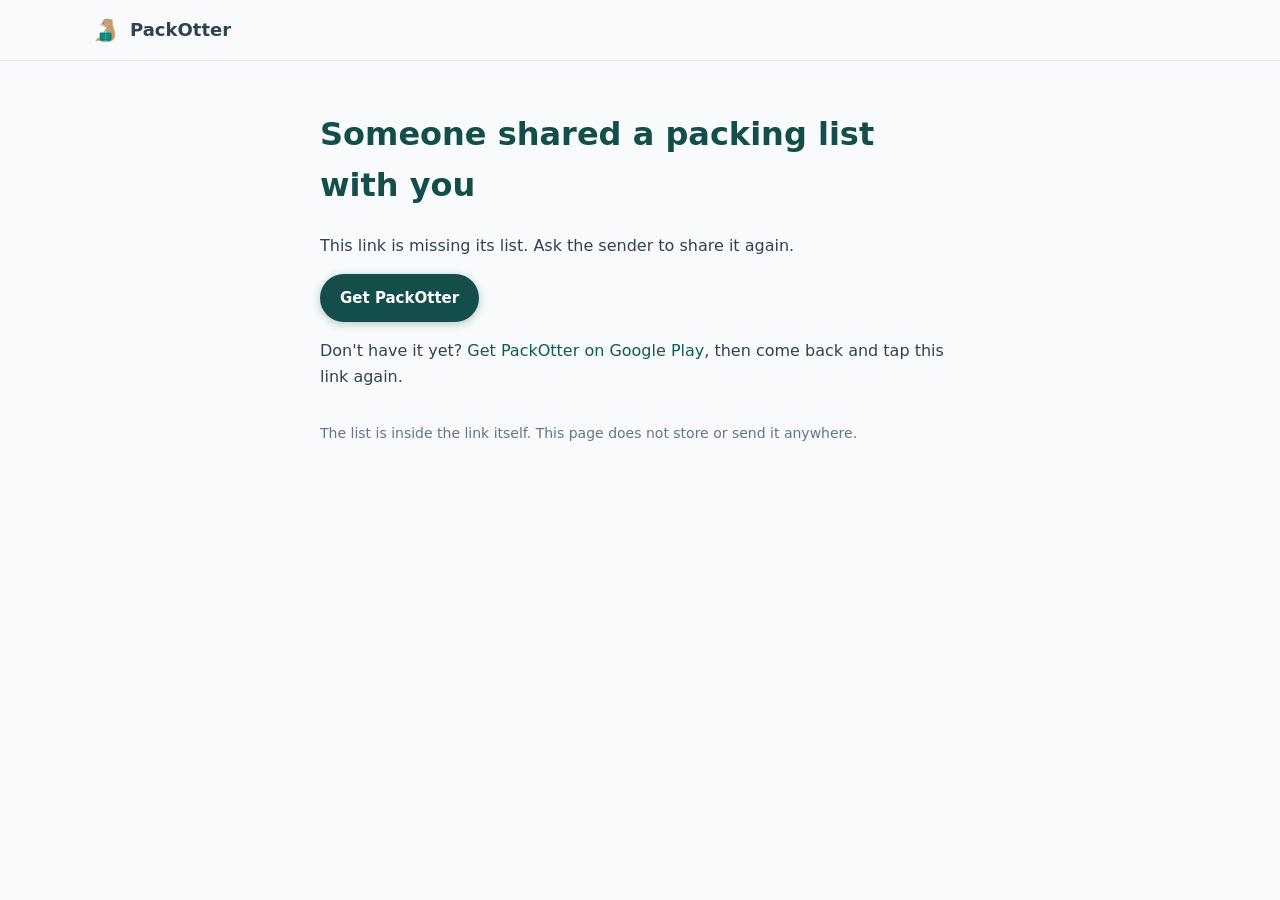
<file: import.html>
<!DOCTYPE html>
<html lang="en">
<head>
  <meta charset="utf-8" />
  <meta name="viewport" content="width=device-width, initial-scale=1" />
  <meta name="robots" content="noindex" />
  <meta name="referrer" content="no-referrer" />
  <title>Open shared list — PackOtter</title>
  <link rel="icon" href="assets/favicon.svg" type="image/svg+xml" />
  <link rel="stylesheet" href="css/style.css" />
</head>
<body>
  <header class="site-header">
    <div class="container">
      <a href="index.html" class="logo" aria-label="PackOtter home">
        <img src="assets/logo.svg" width="32" height="32" alt="" aria-hidden="true" />
        PackOtter
      </a>
    </div>
  </header>
  <main class="page-content">
    <div class="container" style="max-width: 640px;">
      <h1>Someone shared a packing list with you</h1>
      <p class="lead" id="status">Open it in PackOtter on your Android phone.</p>
      <p>
        <a id="open-app" class="btn btn-primary" href="#">Open in PackOtter</a>
      </p>
      <p>
        Don't have it yet?
        <a href="https://play.google.com/store/apps/details?id=com.walkingriver.packotter">Get PackOtter on Google Play</a>,
        then come back and tap this link again.
      </p>
      <p style="margin-top: 2rem; color: var(--slate-muted); font-size: 0.875rem;">
        The list is inside the link itself. This page does not store or send it anywhere.
      </p>
    </div>
  </main>
  <script>
    (function () {
      var PLAY = "https://play.google.com/store/apps/details?id=com.walkingriver.packotter";
      var params = new URLSearchParams(window.location.search);
      var payload = params.get("p");
      var btn = document.getElementById("open-app");
      var status = document.getElementById("status");
      if (!payload) {
        status.textContent = "This link is missing its list. Ask the sender to share it again.";
        btn.href = PLAY;
        btn.textContent = "Get PackOtter";
        return;
      }
      // Use the original host/path: every app version registers it for ACTION_VIEW.
      var intent =
        "intent://walkingriver.com/pack-otter/import?p=" + encodeURIComponent(payload) +
        "#Intent;scheme=https;package=com.walkingriver.packotter;" +
        "S.browser_fallback_url=" + encodeURIComponent(PLAY) + ";end";
      var isAndroid = /Android/i.test(navigator.userAgent);
      if (isAndroid) {
        btn.href = intent;
        window.location.replace(intent);
      } else {
        btn.href = PLAY;
        status.textContent = "PackOtter is an Android app. Open this link on your Android phone to import the list.";
      }
    })();
  </script>
</body>
</html>
</file>
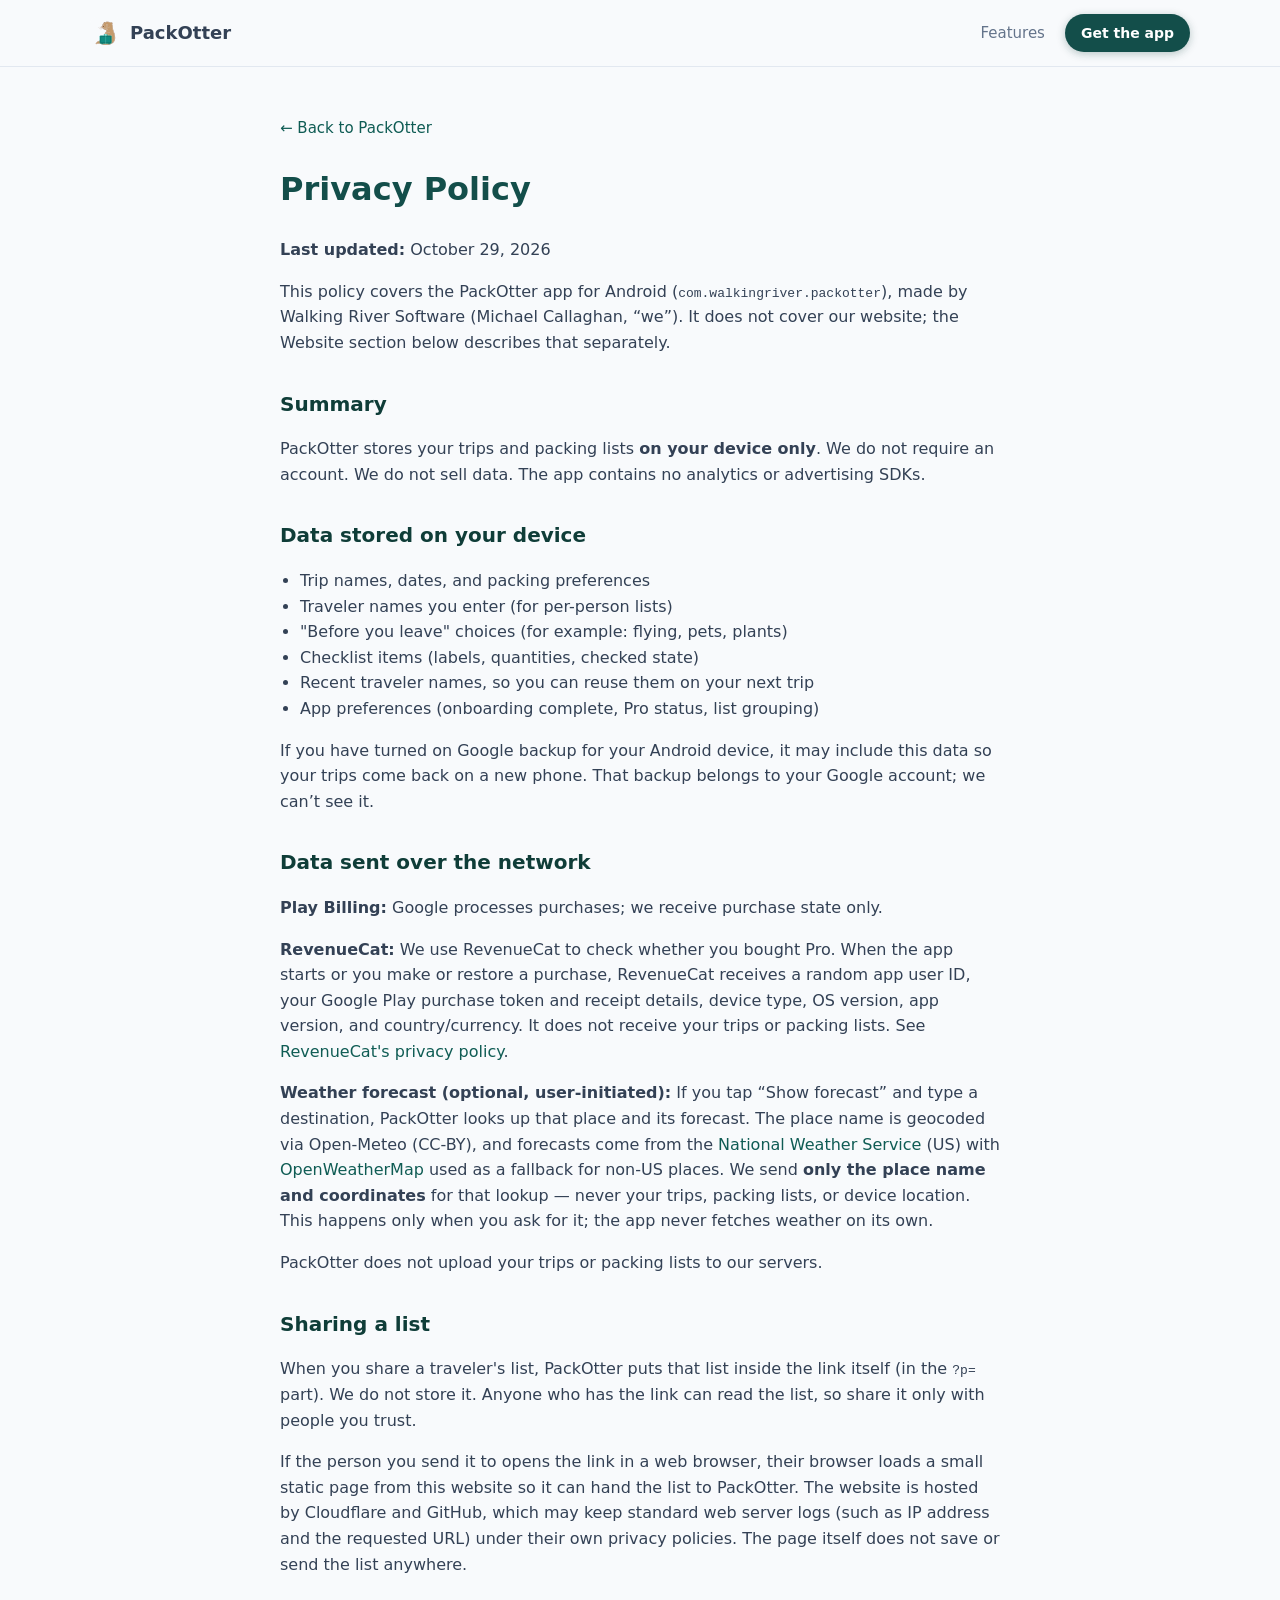
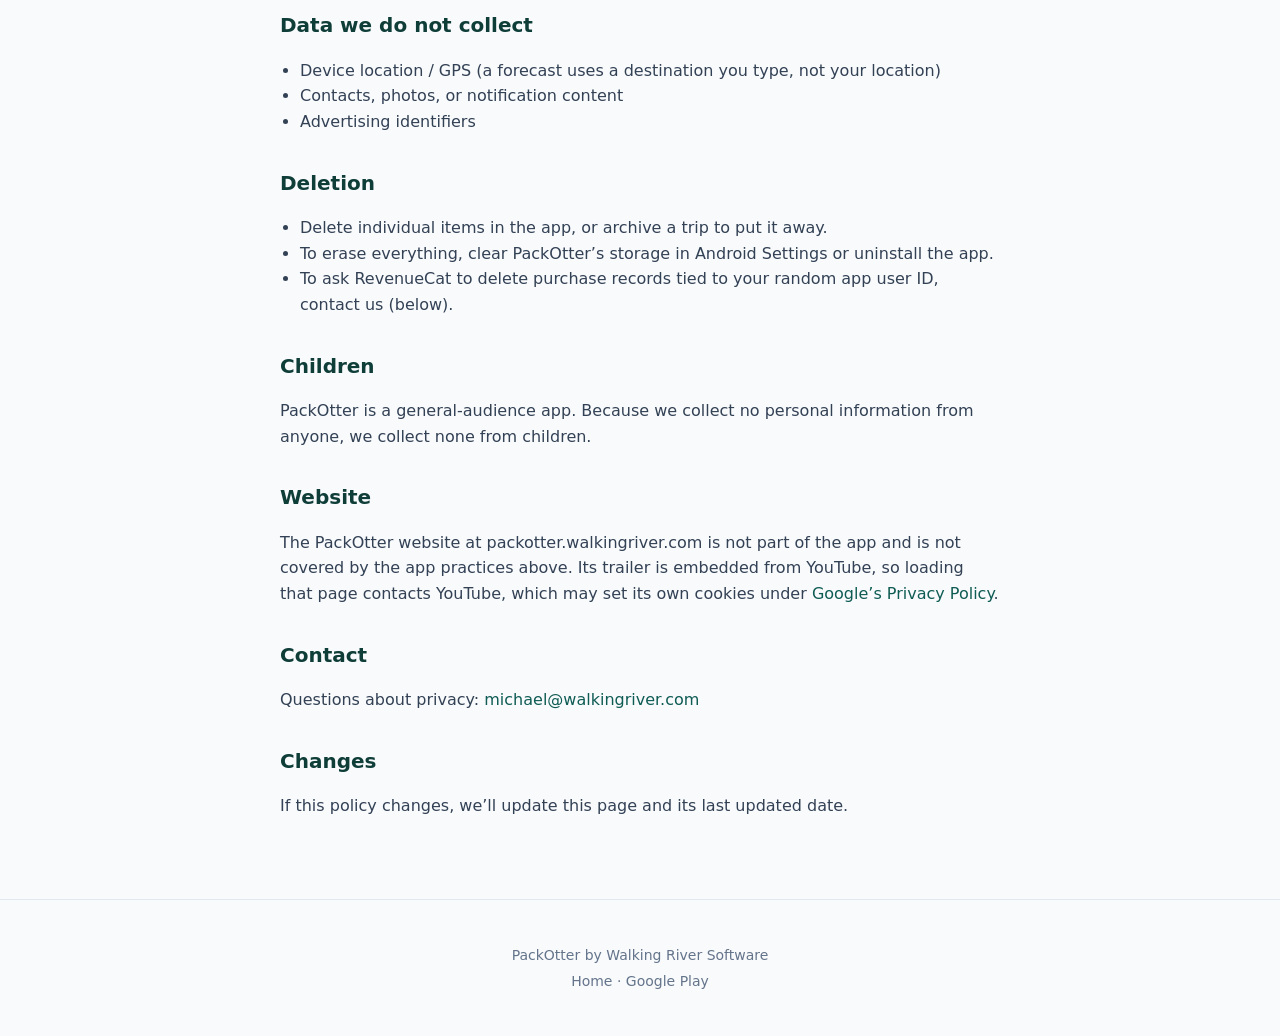
<file: privacy.html>
<!DOCTYPE html>
<html lang="en">
<head>
  <meta charset="utf-8" />
  <meta name="viewport" content="width=device-width, initial-scale=1" />
  <title>Privacy Policy — PackOtter</title>
  <meta name="description" content="PackOtter privacy policy. Your trips stay on your device. No account, no analytics, no ads." />
  <link rel="canonical" href="https://packotter.walkingriver.com/privacy" />
  <link rel="icon" href="assets/favicon.svg" type="image/svg+xml" />
  <link rel="apple-touch-icon" href="assets/apple-touch-icon.png" />
  <link rel="stylesheet" href="css/style.css" />
</head>
<body>
  <header class="site-header">
    <div class="container">
      <a href="index.html" class="logo" aria-label="PackOtter home">
        <img src="assets/logo.svg" width="32" height="32" alt="" aria-hidden="true" />
        PackOtter
      </a>
      <nav aria-label="Main">
        <ul class="nav-links">
          <li><a href="index.html#features">Features</a></li>
          <li><a href="index.html#download" class="btn btn-primary" style="padding: 0.5rem 1rem; font-size: 0.875rem;">Get the app</a></li>
        </ul>
      </nav>
    </div>
  </header>

  <main class="page-content">
    <div class="container" style="max-width: 720px;">
      <a href="index.html" class="back-link">&larr; Back to PackOtter</a>
      <h1>Privacy Policy</h1>
      <p><strong>Last updated:</strong> October 29, 2026</p>
      <p>This policy covers the PackOtter app for Android (<code>com.walkingriver.packotter</code>), made by Walking River Software (Michael Callaghan, &ldquo;we&rdquo;). It does not cover our website; the Website section below describes that separately.</p>

      <h2>Summary</h2>
      <p>PackOtter stores your trips and packing lists <strong>on your device only</strong>. We do not require an account. We do not sell data. The app contains no analytics or advertising SDKs.</p>

      <h2>Data stored on your device</h2>
      <ul>
        <li>Trip names, dates, and packing preferences</li>
        <li>Traveler names you enter (for per-person lists)</li>
        <li>"Before you leave" choices (for example: flying, pets, plants)</li>
        <li>Checklist items (labels, quantities, checked state)</li>
        <li>Recent traveler names, so you can reuse them on your next trip</li>
        <li>App preferences (onboarding complete, Pro status, list grouping)</li>
      </ul>
      <p>If you have turned on Google backup for your Android device, it may include this data so your trips come back on a new phone. That backup belongs to your Google account; we can&rsquo;t see it.</p>

      <h2>Data sent over the network</h2>
      <p><strong>Play Billing:</strong> Google processes purchases; we receive purchase state only.</p>
      <p><strong>RevenueCat:</strong> We use RevenueCat to check whether you bought Pro. When the app starts or you make or restore a purchase, RevenueCat receives a random app user ID, your Google Play purchase token and receipt details, device type, OS version, app version, and country/currency. It does not receive your trips or packing lists. See <a href="https://www.revenuecat.com/privacy">RevenueCat's privacy policy</a>.</p>
      <p><strong>Weather forecast (optional, user-initiated):</strong> If you tap &ldquo;Show forecast&rdquo; and type a destination, PackOtter looks up that place and its forecast. The place name is geocoded via Open-Meteo (CC-BY), and forecasts come from the <a href="https://www.weather.gov">National Weather Service</a> (US) with <a href="https://openweathermap.org/api">OpenWeatherMap</a> used as a fallback for non-US places. We send <strong>only the place name and coordinates</strong> for that lookup &mdash; never your trips, packing lists, or device location. This happens only when you ask for it; the app never fetches weather on its own.</p>
      <p>PackOtter does not upload your trips or packing lists to our servers.</p>

      <h2>Sharing a list</h2>
      <p>When you share a traveler's list, PackOtter puts that list inside the link itself (in the <code>?p=</code> part). We do not store it. Anyone who has the link can read the list, so share it only with people you trust.</p>
      <p>If the person you send it to opens the link in a web browser, their browser loads a small static page from this website so it can hand the list to PackOtter. The website is hosted by Cloudflare and GitHub, which may keep standard web server logs (such as IP address and the requested URL) under their own privacy policies. The page itself does not save or send the list anywhere.</p>

      <h2>Data we do not collect</h2>
      <ul>
        <li>Device location / GPS (a forecast uses a destination you type, not your location)</li>
        <li>Contacts, photos, or notification content</li>
        <li>Advertising identifiers</li>
      </ul>

      <h2>Deletion</h2>
      <ul>
        <li>Delete individual items in the app, or archive a trip to put it away.</li>
        <li>To erase everything, clear PackOtter&rsquo;s storage in Android Settings or uninstall the app.</li>
        <li>To ask RevenueCat to delete purchase records tied to your random app user ID, contact us (below).</li>
      </ul>

      <h2>Children</h2>
      <p>PackOtter is a general-audience app. Because we collect no personal information from anyone, we collect none from children.</p>

      <h2>Website</h2>
      <p>The PackOtter website at packotter.walkingriver.com is not part of the app and is not covered by the app practices above. Its trailer is embedded from YouTube, so loading that page contacts YouTube, which may set its own cookies under <a href="https://policies.google.com/privacy">Google&rsquo;s Privacy Policy</a>.</p>

      <h2>Contact</h2>
      <p>Questions about privacy: <a href="mailto:michael@walkingriver.com">michael@walkingriver.com</a></p>

      <h2>Changes</h2>
      <p>If this policy changes, we&rsquo;ll update this page and its last updated date.</p>
    </div>
  </main>

  <footer class="site-footer">
    <div class="container">
      <p>PackOtter by <a href="https://github.com/walkingriver">Walking River Software</a></p>
      <p><a href="index.html">Home</a> &middot; <a href="https://play.google.com/store/apps/details?id=com.walkingriver.packotter">Google Play</a></p>
    </div>
  </footer>
</body>
</html>
</file>
<file: css/style.css>
:root {
  /* Teal is accent/highlight — not large text or button fills at mid luminance */
  --teal: #0d9488;
  --teal-dark: #134e4a;
  --teal-darker: #0f3d38;
  --teal-light: #ccfbf1;
  --slate: #334155;
  --slate-muted: #64748b;
  --surface: #f8fafc;
  --white: #ffffff;
  --border: #e2e8f0;
  --shadow: 0 4px 24px rgba(15, 23, 42, 0.08);
  --radius: 12px;
  --max-width: 1100px;
  /* WCAG AA: white on --cta-bg ≈ 7.2:1; --cta-bg on white ≈ 7.2:1 for links */
  --cta-bg: #134e4a;
  --cta-bg-hover: #0f3d38;
  --link: #0f5c54;
}

*,
*::before,
*::after {
  box-sizing: border-box;
}

html {
  scroll-behavior: smooth;
}

body {
  margin: 0;
  font-family: system-ui, -apple-system, "Segoe UI", Roboto, sans-serif;
  line-height: 1.6;
  color: var(--slate);
  background: var(--surface);
}

img {
  max-width: 100%;
  height: auto;
  display: block;
}

a {
  color: var(--link);
  text-decoration: none;
}

a:hover {
  text-decoration: underline;
}

.container {
  width: min(100% - 2rem, var(--max-width));
  margin-inline: auto;
}

/* Header */

.site-header {
  position: sticky;
  top: 0;
  z-index: 10;
  background: rgba(248, 250, 252, 0.9);
  backdrop-filter: blur(8px);
  border-bottom: 1px solid var(--border);
}

.site-header .container {
  display: flex;
  align-items: center;
  justify-content: space-between;
  padding: 0.875rem 0;
}

.logo {
  display: flex;
  align-items: center;
  gap: 0.5rem;
  font-weight: 700;
  font-size: 1.125rem;
  color: var(--slate);
  text-decoration: none;
}

.logo:hover {
  text-decoration: none;
}

.logo svg,
.logo img {
  width: 32px;
  height: 32px;
}

.nav-links {
  display: flex;
  align-items: center;
  gap: 1.25rem;
  list-style: none;
  margin: 0;
  padding: 0;
}

.nav-links a {
  color: var(--slate-muted);
  font-size: 0.9375rem;
  text-decoration: none;
}

.nav-links a:hover {
  color: var(--teal-dark);
}

/* Buttons */

.btn {
  display: inline-flex;
  align-items: center;
  justify-content: center;
  gap: 0.5rem;
  padding: 0.75rem 1.25rem;
  border-radius: 999px;
  font-weight: 600;
  font-size: 0.9375rem;
  text-decoration: none;
  border: none;
  cursor: pointer;
  transition: transform 0.15s ease, box-shadow 0.15s ease;
}

.btn:hover {
  text-decoration: none;
  transform: translateY(-1px);
}

.btn-primary,
a.btn-primary {
  background: var(--cta-bg);
  color: var(--white);
  box-shadow: 0 2px 8px rgba(15, 61, 56, 0.28);
}

.btn-primary:hover,
a.btn-primary:hover {
  background: var(--cta-bg-hover);
  color: var(--white);
  text-decoration: none;
}

.btn-secondary {
  background: var(--white);
  color: var(--slate);
  border: 1px solid var(--border);
}

.btn-secondary:hover {
  border-color: var(--teal-dark);
  color: var(--teal-dark);
}

.btn svg {
  width: 1.125rem;
  height: 1.125rem;
}

/* Hero */

.hero {
  padding: 3.5rem 0 4rem;
}

.hero-grid {
  display: grid;
  grid-template-columns: 1fr 1fr;
  gap: 3rem;
  align-items: center;
}

.hero h1 {
  font-size: clamp(2rem, 4vw, 2.75rem);
  line-height: 1.15;
  margin: 0 0 1rem;
  color: var(--slate);
  letter-spacing: -0.02em;
}

.hero .lead {
  font-size: 1.125rem;
  color: var(--slate-muted);
  margin: 0 0 1.75rem;
  max-width: 32rem;
}

.hero-cta {
  display: flex;
  flex-wrap: wrap;
  gap: 0.75rem;
  margin-bottom: 1.5rem;
}

.hero-badges {
  display: flex;
  flex-wrap: wrap;
  gap: 0.5rem;
}

.badge {
  display: inline-block;
  padding: 0.25rem 0.75rem;
  background: var(--teal-light);
  color: var(--cta-bg);
  border-radius: 999px;
  font-size: 0.8125rem;
  font-weight: 600;
}

/* Hero visual (phone + otter + Play CTA) */

.hero-visual {
  position: relative;
  display: flex;
  flex-direction: column;
  align-items: center;
  justify-self: center;
  width: min(320px, 100%);
  padding-top: 0.5rem;
}

.hero-otter {
  position: absolute;
  left: -3.5rem;
  bottom: 5.5rem;
  width: clamp(140px, 38vw, 200px);
  height: auto;
  z-index: 2;
  pointer-events: none;
  filter: drop-shadow(0 8px 16px rgba(15, 23, 42, 0.12));
}

/* Phone mockup */

.phone-mockup {
  position: relative;
  z-index: 1;
  width: min(280px, 100%);
}

.hero-cta--play {
  position: relative;
  z-index: 2;
  margin-top: 1.25rem;
  margin-bottom: 0;
  justify-content: center;
}

.phone-frame {
  background: #1e293b;
  border-radius: 2rem;
  padding: 0.75rem;
  box-shadow: var(--shadow), 0 24px 48px rgba(15, 23, 42, 0.12);
}

.phone-screen {
  background: var(--white);
  border-radius: 1.5rem;
  overflow: hidden;
  min-height: 480px;
}

.mock-header {
  background: var(--cta-bg);
  color: var(--white);
  padding: 1rem 1.25rem;
  font-weight: 600;
  font-size: 0.9375rem;
}

.mock-trip {
  padding: 0.75rem 1rem;
  border-bottom: 1px solid var(--border);
  font-size: 0.875rem;
}

.mock-trip strong {
  display: block;
  color: var(--slate);
}

.mock-trip span {
  color: var(--slate-muted);
  font-size: 0.8125rem;
}

.mock-checklist {
  padding: 0.5rem 0;
}

.mock-item {
  display: flex;
  align-items: center;
  gap: 0.75rem;
  padding: 0.625rem 1.25rem;
  font-size: 0.875rem;
}

.mock-checkbox {
  width: 1.25rem;
  height: 1.25rem;
  border: 2px solid var(--border);
  border-radius: 4px;
  flex-shrink: 0;
}

.mock-checkbox.checked {
  background: var(--teal);
  border-color: var(--teal);
  position: relative;
}

.mock-checkbox.checked::after {
  content: "";
  position: absolute;
  left: 4px;
  top: 1px;
  width: 5px;
  height: 9px;
  border: solid white;
  border-width: 0 2px 2px 0;
  transform: rotate(45deg);
}

.mock-item.done {
  color: var(--slate-muted);
  text-decoration: line-through;
}

.screenshot-slot {
  margin-top: 1rem;
  text-align: center;
}

.screenshot-slot img {
  border-radius: var(--radius);
  box-shadow: var(--shadow);
  margin-inline: auto;
}

.screenshot-slot figcaption {
  margin-top: 0.5rem;
  font-size: 0.8125rem;
  color: var(--slate-muted);
}

/* App tour */

.tour {
  background: var(--white);
  border-top: 1px solid var(--border);
  border-bottom: 1px solid var(--border);
}

.tour-viewer {
  max-width: 420px;
  margin-inline: auto;
}

.tour-stage {
  display: grid;
  grid-template-columns: auto 1fr auto;
  align-items: center;
  gap: 0.75rem;
}

.tour-phone {
  margin: 0;
  background: #1e293b;
  border-radius: 1.75rem;
  padding: 0.625rem;
  box-shadow: var(--shadow), 0 20px 40px rgba(15, 23, 42, 0.1);
}

.tour-phone img {
  width: 100%;
  border-radius: 1.25rem;
  aspect-ratio: 9 / 20;
  object-fit: cover;
  object-position: top;
  background: var(--white);
}

.tour-phone figcaption {
  margin: 0.875rem 0.25rem 0.25rem;
  text-align: center;
  font-size: 0.9375rem;
  font-weight: 600;
  color: var(--white);
}

.tour-nav {
  display: inline-flex;
  align-items: center;
  justify-content: center;
  width: 2.5rem;
  height: 2.5rem;
  border: 1px solid var(--border);
  border-radius: 999px;
  background: var(--white);
  color: var(--slate);
  cursor: pointer;
  transition: border-color 0.15s ease, color 0.15s ease;
}

.tour-nav:hover:not(:disabled) {
  border-color: var(--teal-dark);
  color: var(--teal-dark);
}

.tour-nav:disabled {
  opacity: 0.35;
  cursor: not-allowed;
}

.tour-nav svg {
  width: 1.125rem;
  height: 1.125rem;
}

.tour-meta {
  display: flex;
  align-items: center;
  justify-content: space-between;
  margin-top: 1rem;
  gap: 1rem;
}

.tour-counter {
  font-size: 0.8125rem;
  font-weight: 600;
  color: var(--slate-muted);
}

.tour-dots {
  display: flex;
  flex-wrap: wrap;
  justify-content: center;
  gap: 0.5rem;
}

.tour-dot {
  width: 0.625rem;
  height: 0.625rem;
  padding: 0;
  border: none;
  border-radius: 999px;
  background: var(--border);
  cursor: pointer;
}

.tour-dot.is-active {
  background: var(--teal-dark);
  transform: scale(1.15);
}

/* Sections */

section {
  padding: 4rem 0;
}

section h2 {
  font-size: clamp(1.5rem, 3vw, 2rem);
  margin: 0 0 0.5rem;
  text-align: center;
  letter-spacing: -0.02em;
}

.section-lead {
  text-align: center;
  color: var(--slate-muted);
  max-width: 36rem;
  margin: 0 auto 2.5rem;
}

.features {
  background: var(--white);
}

.feature-grid {
  display: grid;
  grid-template-columns: repeat(auto-fit, minmax(260px, 1fr));
  gap: 1.5rem;
}

.feature-card {
  padding: 1.5rem;
  border: 1px solid var(--border);
  border-radius: var(--radius);
  background: var(--surface);
}

.feature-card h3 {
  margin: 0 0 0.5rem;
  font-size: 1.0625rem;
  color: var(--slate);
}

.feature-card p {
  margin: 0;
  font-size: 0.9375rem;
  color: var(--slate-muted);
}

.feature-icon {
  width: 2.5rem;
  height: 2.5rem;
  background: var(--teal-light);
  border-radius: 10px;
  display: flex;
  align-items: center;
  justify-content: center;
  margin-bottom: 1rem;
  font-size: 1.25rem;
}

/* Privacy block */

.privacy-block {
  background: linear-gradient(135deg, var(--cta-bg-hover) 0%, var(--cta-bg) 100%);
  color: var(--white);
  border-radius: var(--radius);
  padding: 2.5rem;
  text-align: center;
}

.privacy-block h2 {
  color: var(--white);
  margin-bottom: 1rem;
}

.privacy-block p {
  max-width: 36rem;
  margin: 0 auto 1.5rem;
  opacity: 0.95;
}

.privacy-block .btn-secondary {
  background: transparent;
  color: var(--white);
  border-color: rgba(255, 255, 255, 0.5);
}

.privacy-block .btn-secondary:hover {
  background: rgba(255, 255, 255, 0.1);
  border-color: var(--white);
  color: var(--white);
}

/* Pricing */

.pricing-grid {
  display: grid;
  grid-template-columns: repeat(auto-fit, minmax(260px, 1fr));
  gap: 1.5rem;
  max-width: 640px;
  margin-inline: auto;
}

.price-card {
  background: var(--white);
  border: 1px solid var(--border);
  border-radius: var(--radius);
  padding: 2rem;
  text-align: center;
}

.price-card.featured {
  border-color: var(--teal);
  box-shadow: 0 0 0 1px var(--teal), var(--shadow);
}

.price-card h3 {
  margin: 0 0 0.25rem;
  font-size: 1.125rem;
}

.price-card .price {
  font-size: 2rem;
  font-weight: 700;
  color: var(--teal-dark);
  margin: 0.5rem 0 1rem;
}

.price-card ul {
  list-style: none;
  padding: 0;
  margin: 0 0 1.5rem;
  text-align: left;
  font-size: 0.9375rem;
  color: var(--slate-muted);
}

.price-card li {
  padding: 0.375rem 0;
  padding-left: 1.5rem;
  position: relative;
}

.price-card li::before {
  content: "✓";
  position: absolute;
  left: 0;
  color: var(--teal-dark);
  font-weight: 700;
}

/* Footer */

.site-footer {
  padding: 2.5rem 0;
  border-top: 1px solid var(--border);
  text-align: center;
  font-size: 0.875rem;
  color: var(--slate-muted);
}

.site-footer p {
  margin: 0.25rem 0;
}

.site-footer a {
  color: var(--slate-muted);
}

.site-footer a:hover {
  color: var(--link);
}

/* Privacy page */

.page-content {
  padding: 3rem 0 4rem;
}

.page-content h1 {
  color: var(--teal-dark);
  margin-top: 0;
}

.page-content h2 {
  color: var(--cta-bg-hover);
  font-size: 1.25rem;
  margin-top: 2rem;
  text-align: left;
}

.page-content ul {
  padding-left: 1.25rem;
}

.back-link {
  display: inline-block;
  margin-bottom: 1.5rem;
  font-size: 0.9375rem;
}

/* Responsive */

@media (max-width: 768px) {
  .hero-grid {
    grid-template-columns: 1fr;
    gap: 2rem;
  }

  .hero-visual {
    order: -1;
  }

  .hero-otter {
    left: -0.5rem;
    bottom: 6.5rem;
    width: 130px;
    z-index: 2;
  }

  .nav-links .nav-hide-mobile {
    display: none;
  }

  .hero {
    padding-top: 2rem;
  }

  .tour-stage {
    grid-template-columns: 1fr;
    gap: 1rem;
  }

  .tour-nav {
    display: none;
  }

  .tour-meta {
    flex-direction: column;
    align-items: center;
  }
}

/* Hero mock section labels */
.mock-section {
  padding: 0.625rem 1.25rem 0.25rem;
  font-size: 0.6875rem;
  font-weight: 700;
  letter-spacing: 0.06em;
  text-transform: uppercase;
  color: var(--teal-dark);
}

/* Trailer */
.trailer-frame {
  max-width: 880px;
  margin: 0 auto;
  border-radius: var(--radius);
  overflow: hidden;
  box-shadow: var(--shadow), 0 20px 40px rgba(15, 23, 42, 0.12);
  background: #0f172a;
}

.trailer-frame video,
.trailer-frame iframe {
  display: block;
  width: 100%;
  height: auto;
  aspect-ratio: 16 / 9;
  border: 0;
}
</file>
